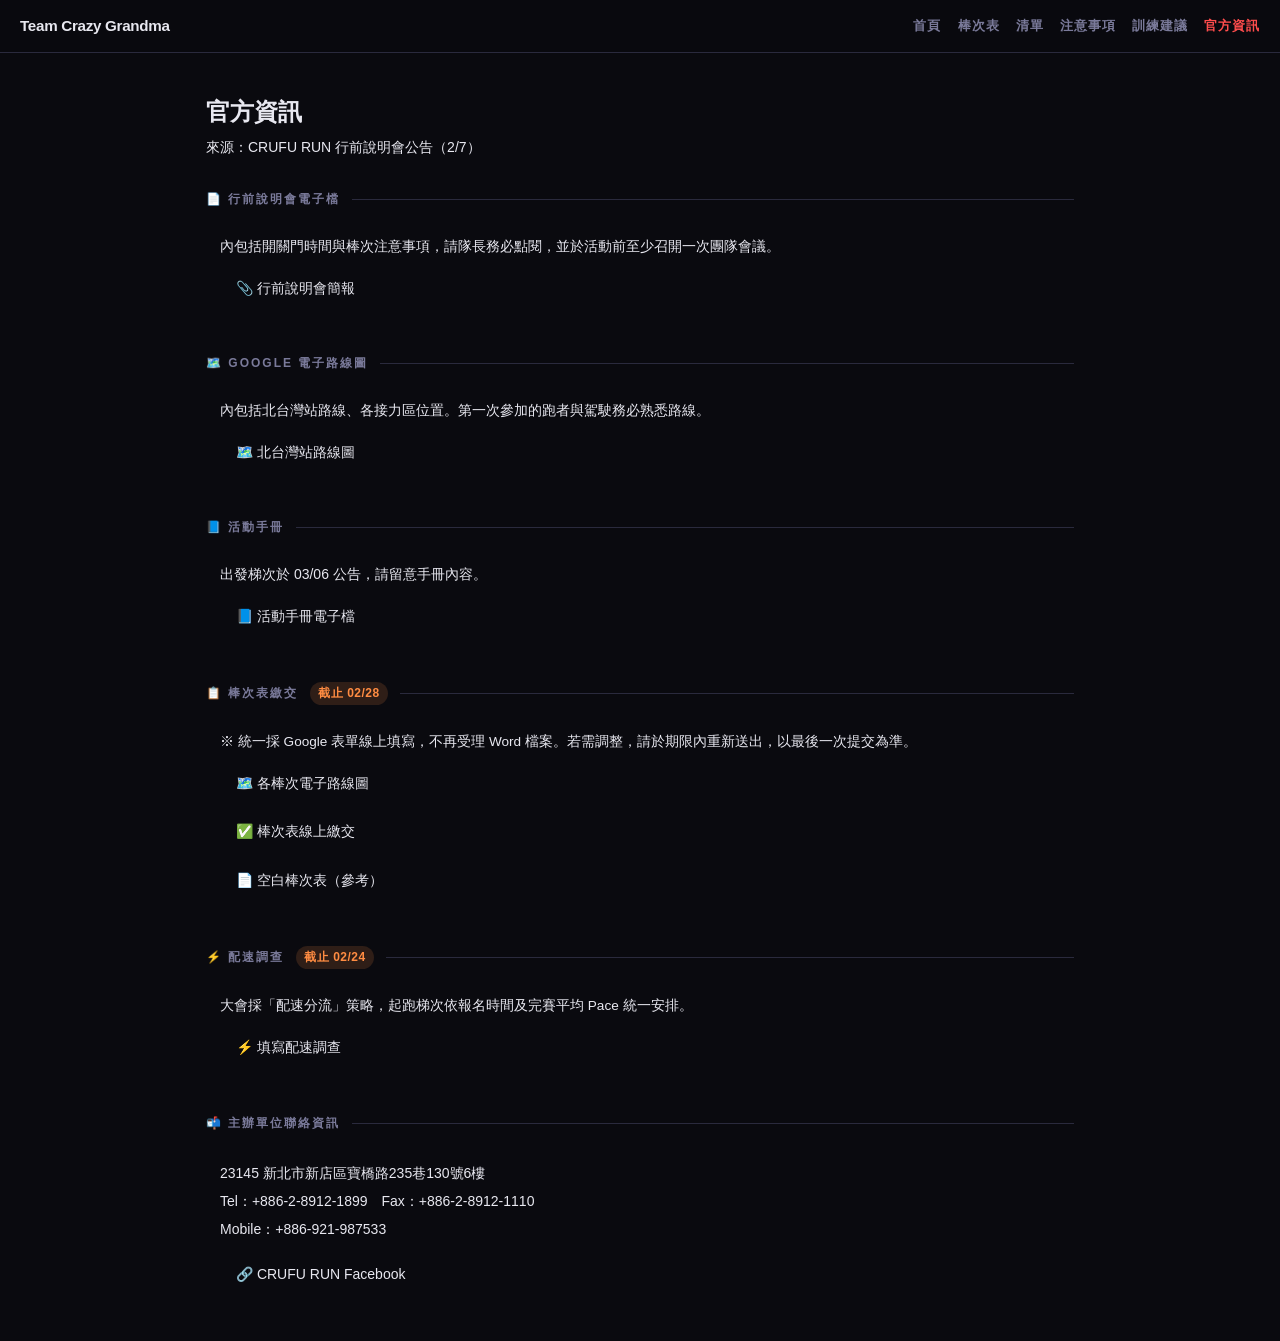
<file: info.html>
<!DOCTYPE html>
<html lang="zh-Hant">
<head>
  <meta charset="UTF-8">
  <meta name="viewport" content="width=device-width, initial-scale=1.0">
  <title>官方資訊 | 我阿嬤都跑比你快</title>
  <link rel="stylesheet" href="style.css">
</head>
<body>

<nav class="navbar">
  <a href="index.html" class="nav-brand">Team Crazy Grandma</a>
  <div class="nav-links">
    <a href="index.html">首頁</a>
    <a href="legs.html">棒次表</a>
    <a href="checklist.html">清單</a>
    <a href="notes.html">注意事項</a>
    <a href="training.html">訓練建議</a>
    <a href="info.html" class="active">官方資訊</a>
  </div>
</nav>

<div class="container">
  <h1 style="margin:1rem 0 0.25rem">官方資訊</h1>
  <p style="color:var(--color-text-muted);font-size:0.875rem;margin-bottom:1.25rem">來源：CRUFU RUN 行前說明會公告（2/7）</p>

  <!-- 一 -->
  <div class="section-title">📄 行前說明會電子檔</div>
  <div class="info-card">
    <p>內包括開關門時間與棒次注意事項，請隊長務必點閱，並於活動前至少召開一次團隊會議。</p>
    <a class="info-link primary" href="https://reurl.cc/Xa1Ekj" target="_blank" rel="noopener">📎 行前說明會簡報</a>
  </div>

  <!-- 二 -->
  <div class="section-title">🗺️ Google 電子路線圖</div>
  <div class="info-card">
    <p>內包括北台灣站路線、各接力區位置。第一次參加的跑者與駕駛務必熟悉路線。</p>
    <a class="info-link primary" href="https://reurl.cc/Xqx0ve" target="_blank" rel="noopener">🗺️ 北台灣站路線圖</a>
  </div>

  <!-- 三 -->
  <div class="section-title">📘 活動手冊</div>
  <div class="info-card">
    <p>出發梯次於 03/06 公告，請留意手冊內容。</p>
    <a class="info-link primary" href="https://reurl.cc/ORonR9" target="_blank" rel="noopener">📘 活動手冊電子檔</a>
  </div>

  <!-- 四 -->
  <div class="section-title">📋 棒次表繳交 <span class="badge badge-warn" style="font-size:0.75rem">截止 02/28</span></div>
  <div class="info-card">
    <p style="color:var(--color-text-muted);font-size:0.85rem;margin-bottom:10px">
      ※ 統一採 Google 表單線上填寫，不再受理 Word 檔案。若需調整，請於期限內重新送出，以最後一次提交為準。
    </p>
    <div class="info-link-group">
      <a class="info-link" href="https://reurl.cc/qKqXYy" target="_blank" rel="noopener">🗺️ 各棒次電子路線圖</a>
      <a class="info-link primary" href="https://forms.gle/oh995vGaHsx1fsQq5" target="_blank" rel="noopener">✅ 棒次表線上繳交</a>
      <a class="info-link" href="https://reurl.cc/1kW7Y8" target="_blank" rel="noopener">📄 空白棒次表（參考）</a>
    </div>
  </div>

  <!-- 五 -->
  <div class="section-title">⚡ 配速調查 <span class="badge badge-warn" style="font-size:0.75rem">截止 02/24</span></div>
  <div class="info-card">
    <p style="color:var(--color-text-muted);font-size:0.85rem;margin-bottom:10px">
      大會採「配速分流」策略，起跑梯次依報名時間及完賽平均 Pace 統一安排。
    </p>
    <a class="info-link primary" href="https://forms.gle/qLWR1ME5KbKd4L8y9" target="_blank" rel="noopener">⚡ 填寫配速調查</a>
  </div>

  <!-- 聯絡 -->
  <div class="section-title">📬 主辦單位聯絡資訊</div>
  <div class="info-card" style="font-size:0.875rem;color:var(--color-text-muted);line-height:2">
    <div>23145 新北市新店區寶橋路235巷130號6樓</div>
    <div>Tel：+886-2-8912-1899　Fax：+886-2-8912-1110</div>
    <div>Mobile：+886-921-987533</div>
    <a class="info-link" href="https://www.facebook.com/CrufuRun/" target="_blank" rel="noopener" style="margin-top:8px">🔗 CRUFU RUN Facebook</a>
  </div>

</div>

<style>
.info-card {
  background: var(--color-bg-card);
  border: 1px solid var(--color-border);
  border-radius: 12px;
  padding: 14px;
  margin-bottom: 6px;
}
.info-card p { font-size: 0.875rem; color: var(--color-text-muted); margin-bottom: 10px; }
.info-link-group { display: flex; flex-direction: column; gap: 8px; }
.info-link {
  display: inline-block;
  padding: 9px 16px;
  border-radius: 20px;
  border: 1px solid var(--color-border);
  background: var(--color-bg-secondary);
  color: var(--color-text);
  font-size: 0.875rem;
  font-weight: 500;
  text-decoration: none;
  width: fit-content;
}
.info-link.primary {
  background: var(--color-text);
  color: var(--color-bg);
  border-color: var(--color-text);
}
</style>

</body>
</html>
</file>
<file: style.css>
/* style.css — 北夸父2026 · dark theme */

:root {
  --bg:       #0a0a0f;
  --surface:  #13131a;
  --card:     #1a1a25;
  --border:   #2a2a3d;
  --accent:   #ff4d4d;
  --accent2:  #ff8c42;
  --green:    #2ecc71;
  --blue:     #4a90e2;
  --purple:   #9b59b6;
  --pink:     #e05c8a;
  --gold:     #f0c040;
  --text:     #e8e8f0;
  --muted:    #7a7a9a;

  --color-easy-text:   #2ecc71;
  --color-warn-text:   #ff8c42;
  --color-danger-text: #ff4d4d;
  --color-night-text:  #9b59b6;
  --color-car-a-text:  #4a90e2;
  --color-car-b-text:  #e05c8a;
}

*, *::before, *::after { box-sizing: border-box; margin: 0; padding: 0; }

body {
  background: var(--bg);
  color: var(--text);
  font-family: -apple-system, BlinkMacSystemFont, "Segoe UI",
               "PingFang TC", "Noto Sans TC", sans-serif;
  font-size: 16px;
  line-height: 1.6;
  min-height: 100vh;
}

a { color: inherit; text-decoration: none; }

h1 { font-size: 1.5rem; font-weight: 700; }
h2 { font-size: 1.2rem; font-weight: 700; }
h3 { font-size: 1rem;   font-weight: 600; }

/* ── Navbar ── */
.navbar {
  position: sticky;
  top: 0;
  z-index: 100;
  background: rgba(10,10,15,0.85);
  backdrop-filter: blur(12px);
  border-bottom: 1px solid var(--border);
  display: flex;
  align-items: center;
  justify-content: space-between;
  padding: 0.75rem 1.25rem;
}
.nav-brand {
  font-weight: 800;
  font-size: 0.95rem;
  letter-spacing: -0.3px;
  color: var(--text);
}
.nav-links { display: flex; gap: 1rem; flex-wrap: wrap; }
.nav-links a {
  font-size: 0.8rem;
  color: var(--muted);
  text-transform: uppercase;
  letter-spacing: 0.08em;
  font-weight: 600;
  padding: 4px 0;
  transition: color 0.15s;
}
.nav-links a:hover { color: var(--text); }
.nav-links a.active { color: var(--accent); }

/* ── Hero ── */
.hero {
  position: relative;
  overflow: hidden;
  padding: 72px 24px 56px;
  text-align: center;
  background: radial-gradient(ellipse 80% 60% at 50% 0%, #1a0808 0%, var(--bg) 70%);
}
.hero::before {
  content: '';
  position: absolute;
  inset: 0;
  background:
    repeating-linear-gradient(90deg, transparent, transparent 60px, rgba(255,77,77,0.03) 60px, rgba(255,77,77,0.03) 61px),
    repeating-linear-gradient(0deg,  transparent, transparent 60px, rgba(255,77,77,0.03) 60px, rgba(255,77,77,0.03) 61px);
  pointer-events: none;
}
.hero-tag {
  display: inline-block;
  background: rgba(255,77,77,0.12);
  color: var(--accent);
  border: 1px solid rgba(255,77,77,0.3);
  border-radius: 100px;
  padding: 5px 16px;
  font-size: 0.7rem;
  font-weight: 700;
  letter-spacing: 2px;
  text-transform: uppercase;
  margin-bottom: 20px;
}
.hero h1 {
  font-size: clamp(2rem, 7vw, 4rem);
  font-weight: 900;
  letter-spacing: -2px;
  line-height: 1.05;
  margin-bottom: 10px;
}
.hero h1 .highlight {
  background: linear-gradient(135deg, var(--accent), var(--accent2));
  -webkit-background-clip: text;
  -webkit-text-fill-color: transparent;
  background-clip: text;
}
.hero-en {
  font-size: 0.8rem;
  color: var(--muted);
  letter-spacing: 0.1em;
  text-transform: uppercase;
  margin-bottom: 32px;
}
.hero-stats {
  display: flex;
  justify-content: center;
  gap: 40px;
  flex-wrap: wrap;
}
.hero-stat .val {
  font-size: 1.8rem;
  font-weight: 800;
}
.hero-stat .val span { color: var(--accent); }
.hero-stat .lbl {
  font-size: 0.7rem;
  color: var(--muted);
  text-transform: uppercase;
  letter-spacing: 1px;
}

/* ── Layout ── */
.container { max-width: 900px; margin: 0 auto; padding: 1.5rem 1rem; }

/* ── Section title ── */
.section-title {
  font-size: 0.75rem;
  font-weight: 700;
  letter-spacing: 2px;
  text-transform: uppercase;
  color: var(--muted);
  margin: 2rem 0 0.75rem;
  display: flex;
  align-items: center;
  gap: 12px;
}
.section-title::after {
  content: '';
  flex: 1;
  height: 1px;
  background: var(--border);
}

/* ── Badge ── */
.badge {
  display: inline-block;
  font-size: 0.65rem;
  padding: 2px 8px;
  border-radius: 100px;
  font-weight: 700;
  letter-spacing: 0.5px;
  text-transform: uppercase;
}
.badge-easy   { background: rgba(46,204,113,0.15);  color: var(--green); }
.badge-warn   { background: rgba(255,140,66,0.15);  color: var(--accent2); }
.badge-danger { background: rgba(255,77,77,0.15);   color: var(--accent); }
.badge-night  { background: rgba(155,89,182,0.15);  color: var(--purple); }
.badge-car-a  { background: rgba(74,144,226,0.15);  color: var(--blue); }
.badge-car-b  { background: rgba(224,92,138,0.15);  color: var(--pink); }

/* ── Grid ── */
.grid { display: grid; grid-template-columns: 1fr; gap: 8px; }
@media (min-width: 640px)  { .grid { grid-template-columns: 1fr 1fr; } }
@media (min-width: 1024px) { .grid { grid-template-columns: 1fr 1fr 1fr; } }

/* ── Leg card ── */
.leg-card {
  background: var(--card);
  border: 1px solid var(--border);
  border-radius: 14px;
  padding: 14px 16px;
  margin-bottom: 8px;
  cursor: pointer;
  transition: border-color 0.15s, box-shadow 0.15s, transform 0.15s;
  position: relative;
  overflow: hidden;
}
.leg-card::before {
  content: '';
  position: absolute;
  top: 0; left: 0; right: 0;
  height: 3px;
}
.leg-card.feel-easy::before   { background: var(--green); }
.leg-card.feel-warn::before   { background: var(--accent2); }
.leg-card.feel-danger::before { background: var(--accent); }
.leg-card.feel-night::before  { background: var(--purple); }

.leg-card:hover {
  transform: translateY(-2px);
  box-shadow: 0 8px 24px rgba(0,0,0,0.3);
  border-color: rgba(255,77,77,0.25);
}

.leg-header {
  display: flex;
  align-items: center;
  gap: 8px;
  margin-bottom: 6px;
  flex-wrap: wrap;
}
.leg-no {
  font-size: 1rem;
  font-weight: 800;
  min-width: 40px;
  color: var(--text);
}
.leg-stats {
  display: flex;
  gap: 12px;
  font-size: 0.8rem;
  color: var(--muted);
  margin-bottom: 6px;
}
.leg-meta { display: flex; gap: 8px; align-items: center; flex-wrap: wrap; }
.leg-terrain { font-size: 0.75rem; color: var(--muted); margin-top: 4px; }
.leg-detail {
  display: none;
  margin-top: 12px;
  padding-top: 12px;
  border-top: 1px solid var(--border);
  font-size: 0.82rem;
  color: var(--muted);
  line-height: 1.7;
}
.leg-card.open .leg-detail { display: block; }
.leg-detail .warn-note {
  background: rgba(255,77,77,0.1);
  color: var(--accent);
  border: 1px solid rgba(255,77,77,0.25);
  border-radius: 8px;
  padding: 8px 12px;
  margin-top: 8px;
  font-weight: 500;
}

/* ── Mini runner card ── */
.mini-runner-card {
  background: var(--card);
  border: 1px solid var(--border);
  border-radius: 12px;
  padding: 12px 14px;
  display: flex;
  align-items: center;
  gap: 10px;
  transition: border-color 0.15s, transform 0.15s;
}
.mini-runner-card:hover {
  border-color: rgba(255,77,77,0.3);
  transform: translateY(-1px);
}
.mini-avatar {
  width: 36px;
  height: 36px;
  border-radius: 50%;
  display: flex;
  align-items: center;
  justify-content: center;
  font-weight: 800;
  font-size: 1rem;
  flex-shrink: 0;
}
.mini-runner-info { flex: 1; }
.mini-runner-name { font-weight: 700; font-size: 0.9rem; }
.mini-runner-legs { font-size: 0.75rem; color: var(--muted); }

/* ── Checklist ── */
.progress-bar-wrap {
  background: var(--border);
  border-radius: 100px;
  height: 8px;
  overflow: hidden;
  margin: 8px 0 4px;
}
.progress-bar-fill {
  height: 100%;
  background: linear-gradient(90deg, var(--accent), var(--accent2));
  border-radius: 100px;
  transition: width 0.4s ease;
}
.progress-label { font-size: 0.8rem; color: var(--muted); margin-bottom: 1.25rem; }
.cl-group { margin-bottom: 1.5rem; }
.cl-group-title {
  font-size: 0.75rem;
  font-weight: 700;
  letter-spacing: 1.5px;
  text-transform: uppercase;
  color: var(--muted);
  margin-bottom: 8px;
}
.cl-item {
  display: flex;
  align-items: flex-start;
  gap: 12px;
  background: var(--card);
  border: 1px solid var(--border);
  border-radius: 10px;
  padding: 10px 14px;
  margin-bottom: 6px;
  cursor: pointer;
  transition: border-color 0.15s;
}
.cl-item:hover { border-color: rgba(255,77,77,0.3); }
.cl-item input[type=checkbox] { display: none; }
.cl-check-box {
  width: 20px;
  height: 20px;
  border-radius: 6px;
  border: 2px solid var(--border);
  flex-shrink: 0;
  margin-top: 2px;
  display: flex;
  align-items: center;
  justify-content: center;
  transition: background 0.15s, border-color 0.15s;
}
.cl-item.checked .cl-check-box {
  background: linear-gradient(135deg, var(--accent), var(--accent2));
  border-color: transparent;
}
.cl-item.checked .cl-check-box::after {
  content: "✓";
  color: #fff;
  font-size: 0.75rem;
  font-weight: 700;
}
.cl-item.checked .cl-item-title {
  text-decoration: line-through;
  color: var(--muted);
}
.cl-item-title { font-size: 0.875rem; font-weight: 600; color: var(--text); }
.cl-item-desc  { font-size: 0.78rem; color: var(--muted); margin-top: 2px; }

/* ── Filter bar ── */
.filter-bar {
  display: flex;
  gap: 8px;
  flex-wrap: wrap;
  margin: 1.25rem 0 0.75rem;
  align-items: center;
}
.filter-btn {
  padding: 5px 14px;
  border-radius: 100px;
  border: 1px solid var(--border);
  background: var(--card);
  color: var(--muted);
  font-size: 0.78rem;
  font-weight: 700;
  letter-spacing: 0.5px;
  cursor: pointer;
  transition: all 0.15s;
}
.filter-btn:hover { border-color: var(--accent); color: var(--text); }
.filter-btn.active {
  background: rgba(255,77,77,0.15);
  border-color: rgba(255,77,77,0.4);
  color: var(--accent);
}
.filter-select {
  padding: 5px 10px;
  border-radius: 100px;
  border: 1px solid var(--border);
  background: var(--card);
  color: var(--text);
  font-size: 0.78rem;
  cursor: pointer;
}
.filter-count { font-size: 0.75rem; color: var(--muted); margin-left: auto; }

/* ── Car section divider ── */
.car-section {
  font-size: 0.7rem;
  font-weight: 700;
  letter-spacing: 2px;
  text-transform: uppercase;
  padding: 5px 0;
  margin: 1.5rem 0 0.5rem;
  display: flex;
  align-items: center;
  gap: 10px;
}
.car-section::after { content: ''; flex: 1; height: 1px; background: var(--border); }
.car-section.car-a { color: var(--blue); }
.car-section.car-b { color: var(--pink); }

/* ── Notes / Training items ── */
.note-section, .t-section { margin-bottom: 1.75rem; }
.note-section-title, .t-section-title {
  font-size: 0.75rem;
  font-weight: 700;
  letter-spacing: 1.5px;
  text-transform: uppercase;
  padding: 8px 14px;
  border-radius: 10px 10px 0 0;
  display: flex;
  align-items: center;
  gap: 8px;
}
.note-list, .t-list {
  border: 1px solid var(--border);
  border-top: none;
  border-radius: 0 0 10px 10px;
  overflow: hidden;
}
.note-item, .t-item {
  padding: 11px 14px;
  font-size: 0.85rem;
  line-height: 1.65;
  border-bottom: 1px solid var(--border);
  background: var(--card);
}
.note-item:last-child, .t-item:last-child { border-bottom: none; }
.note-label, .t-label { font-weight: 700; margin-right: 6px; color: var(--text); }
.note-text, .t-text { color: var(--muted); }
.note-item.note-warn {
  background: rgba(255,77,77,0.06);
  border-bottom-color: rgba(255,77,77,0.15);
}
.note-item.note-warn .note-label { color: var(--accent); }
.note-item.note-warn .note-text  { color: rgba(255,77,77,0.75); }

/* ── Info page ── */
.info-card {
  background: var(--card);
  border: 1px solid var(--border);
  border-radius: 12px;
  padding: 14px 16px;
  margin-bottom: 8px;
}
.info-card p { font-size: 0.85rem; color: var(--muted); margin-bottom: 10px; }
.info-link-group { display: flex; flex-direction: column; gap: 8px; }
.info-link {
  display: inline-block;
  padding: 8px 16px;
  border-radius: 100px;
  border: 1px solid var(--border);
  background: var(--surface);
  color: var(--text);
  font-size: 0.82rem;
  font-weight: 600;
  width: fit-content;
  transition: border-color 0.15s;
}
.info-link:hover { border-color: var(--accent); }
.info-link.primary {
  background: rgba(255,77,77,0.15);
  border-color: rgba(255,77,77,0.4);
  color: var(--accent);
}

/* ── Zone / legs page ── */
.zone-full-route {
  display: inline-block;
  margin: 0.5rem 0 0;
  padding: 7px 16px;
  background: rgba(255,77,77,0.12);
  border: 1px solid rgba(255,77,77,0.3);
  color: var(--accent);
  border-radius: 100px;
  font-size: 0.82rem;
  font-weight: 700;
  letter-spacing: 0.5px;
  text-decoration: none;
  transition: background 0.15s;
}
.zone-full-route:hover { background: rgba(255,77,77,0.2); }
.zone-coords { font-size: 0.72rem; color: var(--muted); margin-top: 6px; font-variant-numeric: tabular-nums; }
.zone-btn-row { display: flex; gap: 8px; flex-wrap: wrap; }
.zone-btn {
  display: inline-block;
  padding: 6px 14px;
  border-radius: 100px;
  border: 1px solid var(--border);
  background: var(--surface);
  color: var(--muted);
  font-size: 0.78rem;
  font-weight: 600;
  text-decoration: none;
  transition: border-color 0.15s, color 0.15s;
}
.zone-btn:hover { border-color: var(--accent); color: var(--text); }
.zone-btn.primary {
  background: rgba(255,77,77,0.12);
  border-color: rgba(255,77,77,0.35);
  color: var(--accent);
}
.zone-bus {
  margin-top: 10px;
  padding-top: 10px;
  border-top: 1px solid var(--border);
  font-size: 0.8rem;
  color: var(--muted);
}

/* ── Footer ── */
.footer {
  margin-top: 3rem;
  padding: 1.5rem 1rem;
  border-top: 1px solid var(--border);
  text-align: center;
  font-size: 0.8rem;
  color: var(--muted);
}
.footer a {
  display: inline-block;
  margin: 6px 4px 0;
  padding: 7px 18px;
  border-radius: 100px;
  font-size: 0.82rem;
  font-weight: 600;
  border: 1px solid var(--border);
  color: var(--text);
  transition: border-color 0.15s;
}
.footer a:hover { border-color: var(--accent); }

/* ── Button ── */
.btn {
  display: inline-block;
  padding: 7px 18px;
  border-radius: 100px;
  border: 1px solid var(--border);
  background: var(--card);
  color: var(--text);
  font-size: 0.82rem;
  font-weight: 600;
  cursor: pointer;
  transition: border-color 0.15s;
}
.btn:hover { border-color: var(--accent); }
</file>
